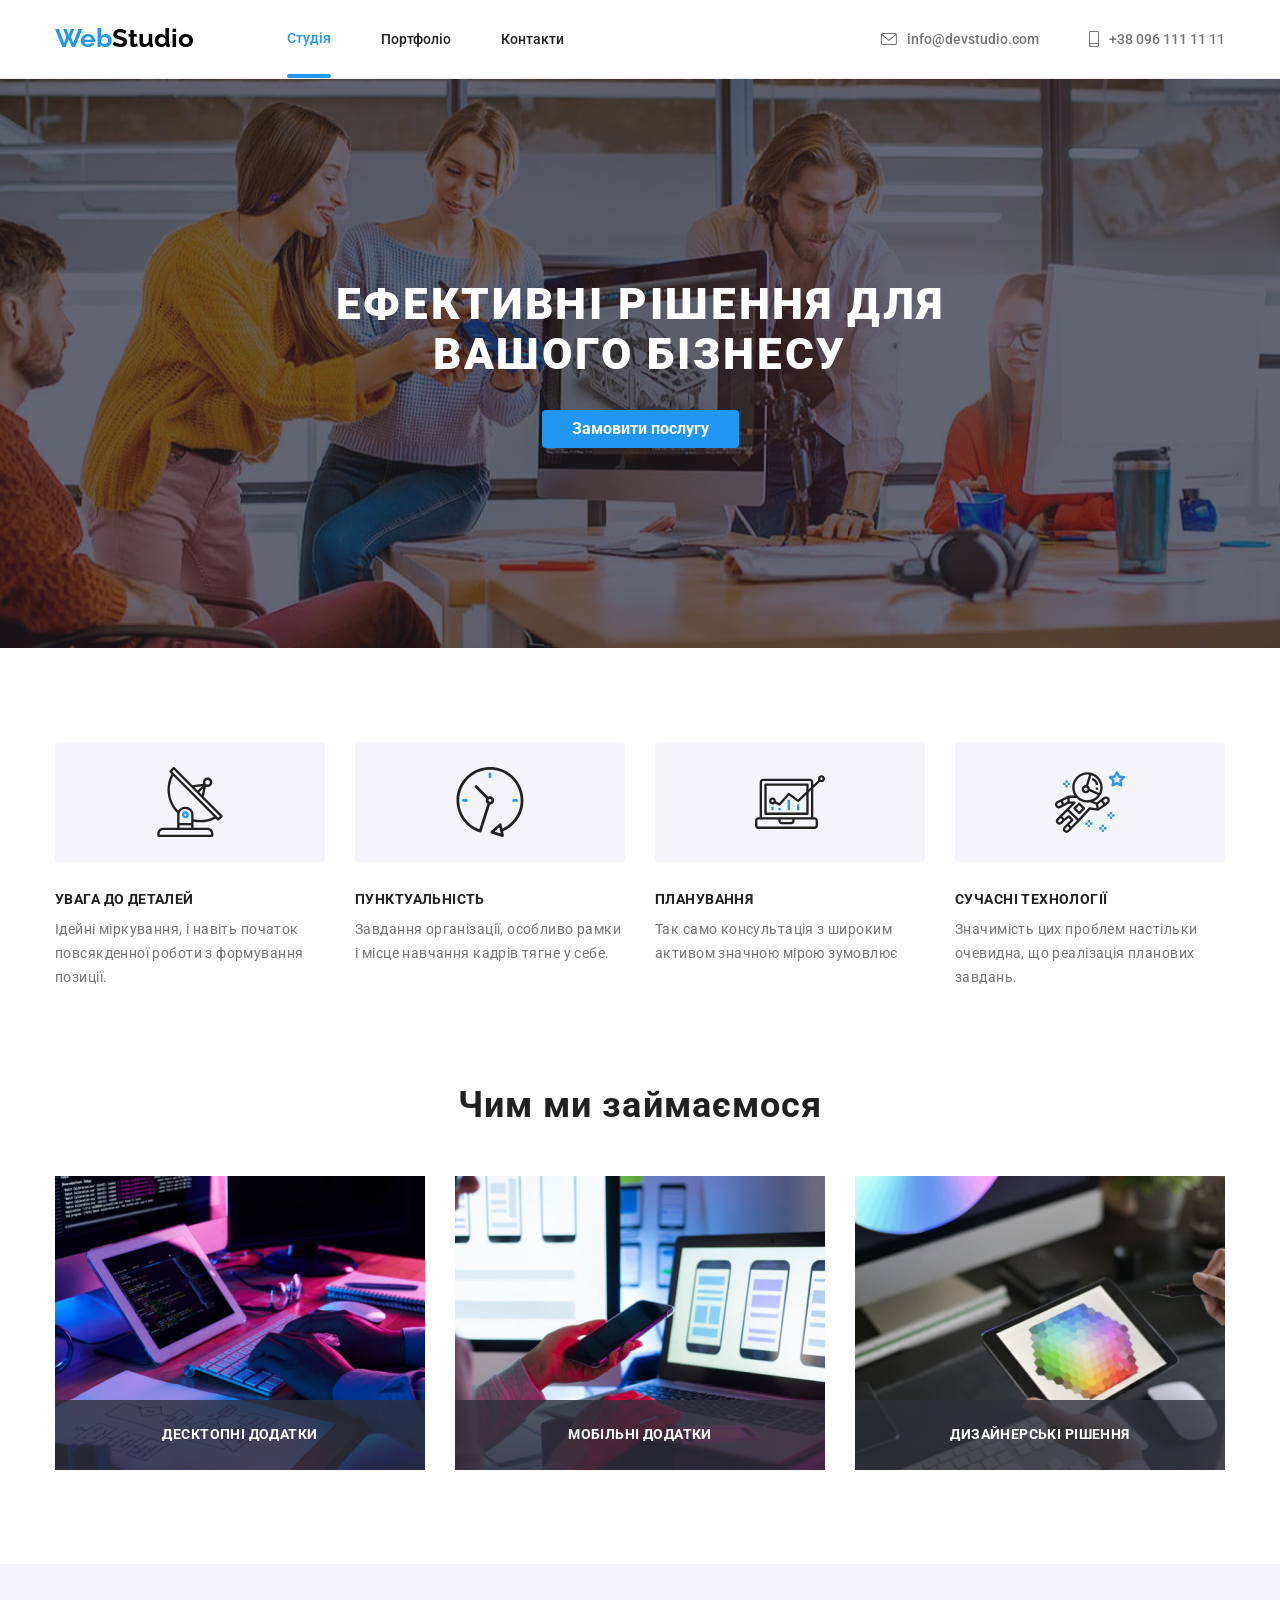
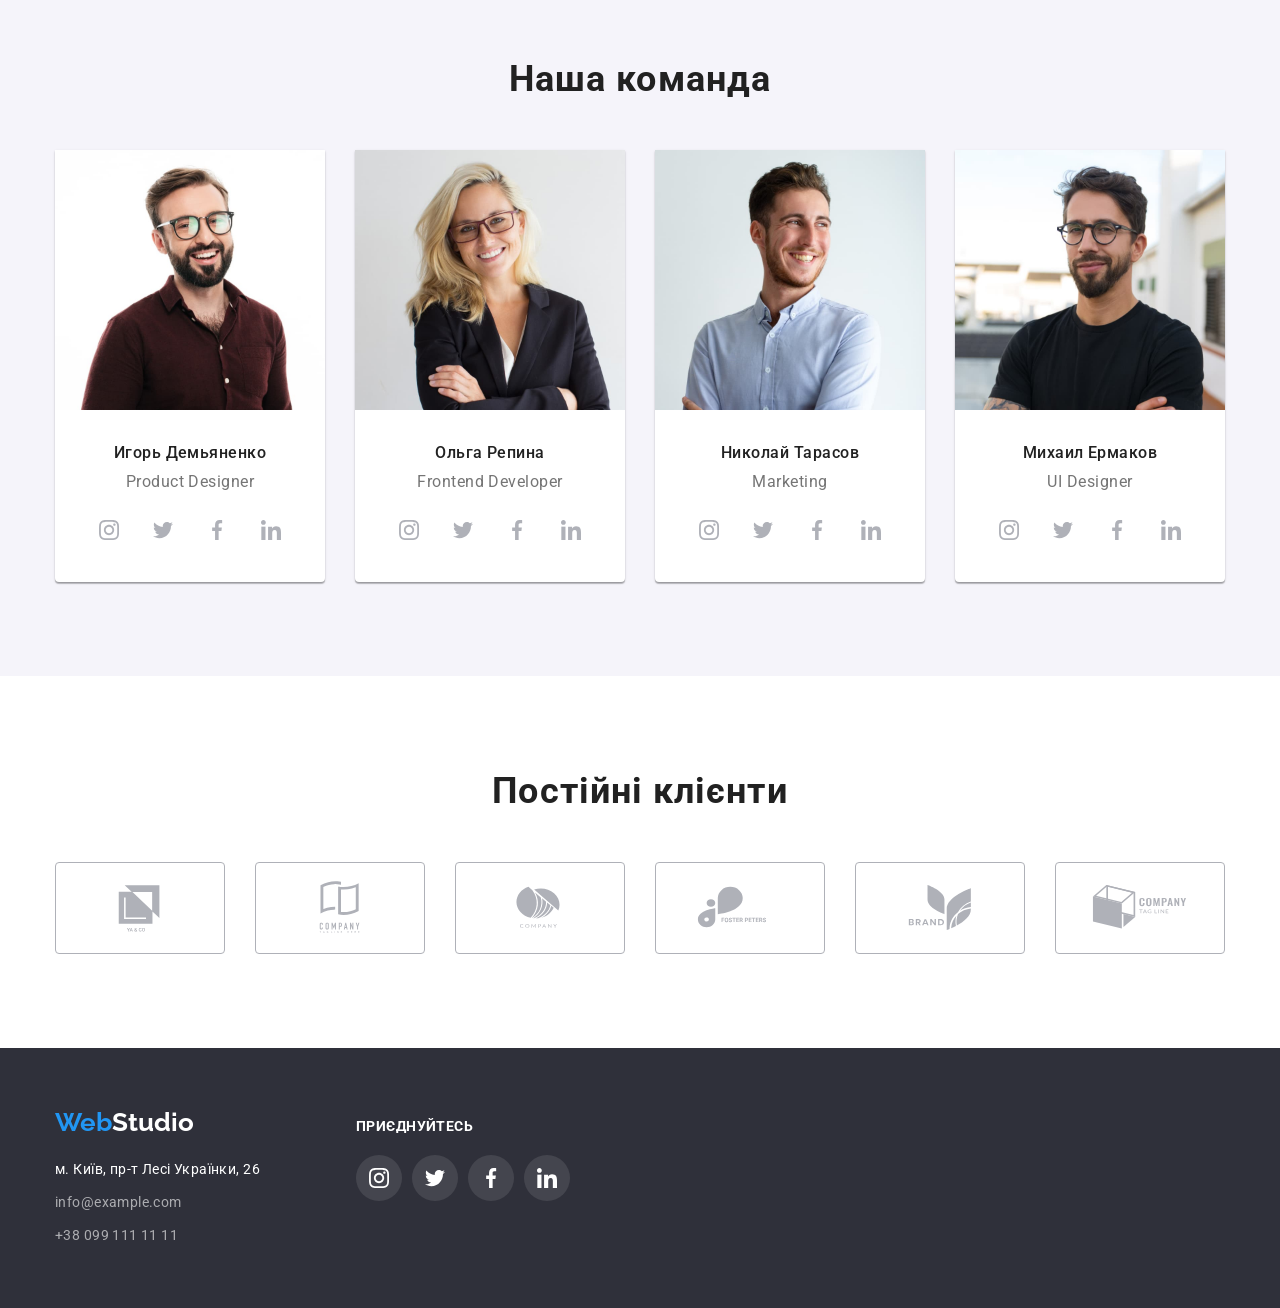
<file: index.html>
<!DOCTYPE html>
<html lang="uk">
<head>
    <meta charset="UTF-8">
    <meta http-equiv="X-UA-Compatible" content="IE=edge">
    <meta name="viewport" content="width=device-width, initial-scale=1.0">
    <link rel="preconnect" href="https://fonts.googleapis.com">
    <link rel="preconnect" href="https://fonts.gstatic.com" crossorigin>
    <link href="https://fonts.googleapis.com/css2?family=Raleway:wght@700&family=Roboto:wght@400;500;700;900&display=swap"
        rel="stylesheet">
    <link rel="stylesheet" href="https://cdnjs.cloudflare.com/ajax/libs/modern-normalize/1.1.0/modern-normalize.min.css
">
    <link rel="stylesheet" href="./css/styles.css">
    <title>WebStudio</title>
</head>
<body>
    <header class="header content ">
           
           <div class="container header-container">
             <a href="./index.html" class="logo"> <span class="span">Web</span>Studio
             </a>
            
             <nav class="navigation">
                <ul class="header-list">
                    <li class="header-item"> <a href="./index.html" class="link current">Студія</a></li>
                    <li class="header-item"><a href="./portfolio.html" class="link">Портфоліо</a></li>
                    <li class="header-item"><a href="#" class="link">Контакти</a></li>
                </ul>
             </nav>
             <ul class="contacts">
                <li class="contacts-item "> 
                       
                    <a href="mailto:info@devstudio.com" class="link-contact">
                        
                        <svg class="icon" width="16" height="12">
                            <use href="./images/icons.svg#icon-envelope"></use>
                        </svg>
                        info@devstudio.com
                    </a>
                </li>
                <li class="contacts-item ">
                    
                    <a href="tel:+380961111111" class="link-contact">
                        <svg class="icon" width="10" height="16">
                            <use href="./images/icons.svg#icon-smartphone"></use>
                        </svg>
                        +38 096 111 11 11
                    </a>
                </li>
             </ul>
           </div>
             
           
           
      
    </header>
    <main class="content">
        <!--Hero-->
        <section class="hero">
            <h1 class="title-hero">Ефективні рішення для <br> вашого бізнесу</h1>
            <button type="button" class="button" data-modal-open>
                Замовити послугу
            </button>
          
        </section>

        <!--Особливості-->
        <section class="specialy">
            
            <div class="container">
                
                <ul class="list-specialy">
                    <li class="item-specialy">
                        
                            <div class="container-icon">
                                <svg class="icon-benefits" width="70" height="70">
                                    <use href="./images/icons.svg#icon-antenna"></use>
                                </svg>
                            </div>
                        
                        <h2 class="skill">УВАГА ДО ДЕТАЛЕЙ</h2>
                        <p class="content-specialy">Ідейні міркування, і навіть початок повсякденної роботи з формування позиції.
                
                        </p>
                    </li>
                    <li class="item-specialy">
                        
                            <div class="container-icon">
                                <svg class="icon-benefits" width="70" height="70">
                                    <use href="./images/icons.svg#icon-clock"></use>
                                </svg>
                            </div>
                       
                        <h2 class="skill">Пунктуальність</h2>
                        <p class="content-specialy">
                            Завдання організації, особливо рамки і місце навчання кадрів тягне у себе.
                        </p>
                    </li>
                    <li class="item-specialy">
                           <div class="container-icon">
                             <svg class="icon-benefits" width="70" height="70">
                                 <use href="./images/icons.svg#icon-diagram"></use>
                             </svg>
                           </div>
                            
                       
                        <h2 class="skill">ПЛАНУВАННЯ</h2>
                        <p class="content-specialy">
                            Так само консультація з широким активом значною мірою зумовлює
                        </p>
                    </li>
                    <li class="item-specialy">
                        
                            <div class="container-icon">
                                <svg class="icon-benefits" width="70" height="70">
                                    <use href="./images/icons.svg#icon-astronaut"></use>
                                </svg>
                            </div>
                       
                        <h2 class="skill">СУЧАСНІ ТЕХНОЛОГІЇ</h2>
                        <p class="content-specialy">
                            Значимість цих проблем настільки очевидна, що реалізація планових завдань.
                        </p>
                    </li>
                </ul>
            </div>
        </section>

        <!--Чим ми займаємося-->
        <section class="activity">
            
           <div class="container">
            <h2 class="title-activity">Чим ми займаємося</h2>
             <ul class="list-activity">
                <li class="item-activity">
                    <a href="#" class="link-activity">
                        <div class="overlay-wrapper">
                            <img src="./images/typesetting.jpg" alt="верстка сайта" width="370" class="image">
                            <p class="text-wrapper">Десктопні додатки</p>
                        </div>
                    </a>
                </li>
                <li class="item-activity iittem">
                    <a href="#" class="link-activity">
                        <div class="overlay-wrapper">
                            <img src="./images/optimization.jpg" alt="оптимизация" width="370" class="image">
                            <p class="text-wrapper">Мобільні додатки</p>
                        </div>
                    </a>
                </li>
                <li class="item-activity">
                    <a href="#" class="link-activity">
                        <div class="overlay-wrapper">
                            <img src="./images/model.jpg" alt="макет проекта" width="370" class="image">
                            <p class="text-wrapper">Дизайнерські рішення</p>
                        </div>
                    </a>
                </li>
             </ul>
           </div>
        </section>
        <!--Команда-->
        <section class="teams">
            
            <div class="container">
                <h2 class="our-teams">Наша команда</h2>
                <ul class="list-teams">
                    <li class="item-teams">
                        <img src="./images/photo1.jpg" alt="Игорь Демьяненко" width="270" class="photo">
                        <div class="person">
                            <h3 class="name">Игорь Демьяненко</h3>
                            <p class="occupation">Product Designer</p>
                            <ul class="list-social-page">
                                <li class="item-social-page">
                                    <a href="" class="link-social-page">
                                        <svg class="icon-social-page" width="20" height="20">
                                            <use href="./images/icons.svg#icon-instagram"></use>
                                        </svg>
                                    </a>
                                </li>
                                <li class="item-social-page">
                                    <a href="" class="link-social-page">
                                        <svg class="icon-social-page" width="20" height="20">
                                            <use href="./images/icons.svg#icon-twitter"></use>
                                        </svg>
                                    </a>
                                </li>
                                <li class="item-social-page">
                                    <a href="" class="link-social-page">
                                        <svg class="icon-social-page" width="20" height="20">
                                            <use href="./images/icons.svg#icon-facebook"></use>
                                        </svg>
                                    </a>
                                </li>
                                <li class="item-social-page">
                                    <a href="" class="link-social-page">
                                        <svg class="icon-social-page" width="20" height="20">
                                            <use href="./images/icons.svg#icon-linkedin"></use>
                                        </svg>
                                    </a>
                                </li>
                            </ul>
                        </div>
                    </li>
                    <li class="item-teams">
                        <img src="./images/photo2.jpg" alt="Ольга Репина " width="270" class="photo">
                        <div class="person">
                            <h3 class="name">Ольга Репина</h3>
                            <p class="occupation">Frontend Developer</p>
                            <ul class="list-social-page">
                                <li class="item-social-page">
                                    <a href="" class="link-social-page">
                                        <svg class="icon-social-page" width="20" height="20">
                                            <use href="./images/icons.svg#icon-instagram"></use>
                                        </svg>
                                    </a>
                                </li>
                                <li class="item-social-page">
                                    <a href="" class="link-social-page">
                                        <svg class="icon-social-page" width="20" height="20">
                                            <use href="./images/icons.svg#icon-twitter"></use>
                                        </svg>
                                    </a>
                                </li>
                                <li class="item-social-page">
                                    <a href="" class="link-social-page">
                                        <svg class="icon-social-page" width="20" height="20">
                                            <use href="./images/icons.svg#icon-facebook"></use>
                                        </svg>
                                    </a>
                                </li>
                                <li class="item-social-page">
                                    <a href="" class="link-social-page">
                                        <svg class="icon-social-page" width="20" height="20">
                                            <use href="./images/icons.svg#icon-linkedin"></use>
                                        </svg>
                                    </a>
                                </li>
                            </ul>
                        </div>
                    </li>
                    <li class="item-teams">
                        <img src="./images/photo3.jpg" alt="Николай Тарасов" width="270" class="photo">
                        <div class="person">
                            <h3 class="name">Николай Тарасов</h3>
                            <p class="occupation">Marketing</p>
                            <ul class="list-social-page">
                                <li class="item-social-page">
                                    <a href="" class="link-social-page">
                                        <svg class="icon-social-page" width="20" height="20">
                                            <use href="./images/icons.svg#icon-instagram"></use>
                                        </svg>
                                    </a>
                                </li>
                                <li class="item-social-page">
                                    <a href="" class="link-social-page">
                                        <svg class="icon-social-page" width="20" height="20">
                                            <use href="./images/icons.svg#icon-twitter"></use>
                                        </svg>
                                    </a>
                                </li>
                                <li class="item-social-page">
                                    <a href="" class="link-social-page">
                                        <svg class="icon-social-page" width="20" height="20">
                                            <use href="./images/icons.svg#icon-facebook"></use>
                                        </svg>
                                    </a>
                                </li>
                                <li class="item-social-page">
                                    <a href="" class="link-social-page">
                                        <svg class="icon-social-page" width="20" height="20">
                                            <use href="./images/icons.svg#icon-linkedin"></use>
                                        </svg>
                                    </a>
                                </li>
                            </ul>
                        </div>
                    </li>
                    <li class="item-teams">
                        <img src="./images/photo4.jpg" alt="Михаил Ермаков" width="270" class="photo">
                        <div class="person">
                            <h3 class="name">Михаил Ермаков</h3>
                            <p class="occupation">UI Designer</p>
                            <ul class="list-social-page">
                                <li class="item-social-page">
                                    <a href="" class="link-social-page">
                                        <svg class="icon-social-page" width="20" height="20">
                                            <use href="./images/icons.svg#icon-instagram"></use>
                                        </svg>
                                    </a>
                                </li>
                                <li class="item-social-page">
                                    <a href="" class="link-social-page">
                                        <svg class="icon-social-page" width="20" height="20">
                                            <use href="./images/icons.svg#icon-twitter"></use>
                                        </svg>
                                    </a>
                                </li>
                                <li class="item-social-page">
                                    <a href="" class="link-social-page">
                                        <svg class="icon-social-page" width="20" height="20">
                                            <use href="./images/icons.svg#icon-facebook"></use>
                                        </svg>
                                    </a>
                                </li>
                                <li class="item-social-page">
                                    <a href="" class="link-social-page">
                                        <svg class="icon-social-page" width="20" height="20">
                                            <use href="./images/icons.svg#icon-linkedin"></use>
                                        </svg>
                                    </a>
                                </li>
                            </ul>
                        </div>
                    </li>
                </ul>
            </div>
        </section>
        <section class="clients">
            <div class="container">
                <h2 class="clients-title">Постійні клієнти</h2>
                <ul class="clients-list">
                    <li class="clients-item">
                        <a href="" class="link-clients-logo">
                            <svg class="clients-logo" width="106" height="60">
                                <use href="./images/icons.svg#icon-yago"></use>
                            </svg>
                        </a>
                    </li>
                    <li class="clients-item">
                        <a href="" class="link-clients-logo">
                            <svg class="clients-logo" width="106" height="60">
                                <use href="./images/icons.svg#icon-company"></use>
                            </svg>
                        </a>
                    </li>
                    <li class="clients-item">
                        <a href="" class="link-clients-logo">
                            <svg class="clients-logo" width="106" height="60">
                                <use href="./images/icons.svg#icon-group"></use>
                            </svg>
                        </a>
                    </li>
                    <li class="clients-item">
                        <a href="" class="link-clients-logo">
                            <svg class="clients-logo" width="106" height="60">
                                <use href="./images/icons.svg#icon-foster-peters"></use>
                            </svg>
                        </a>
                    </li>
                    <li class="clients-item">
                       <a href="" class="link-clients-logo">
                          <svg class="clients-logo" width="106" height="60">
                             <use href="./images/icons.svg#icon-brand"></use>
                          </svg>
                       </a>
                    </li>
                    <li class="clients-item">
                        <a href="" class="link-clients-logo">
                            <svg class="clients-logo" width="106" height="60">
                                <use href="./images/icons.svg#icon-tagline"></use>
                            </svg>
                        </a>
                    </li>
                </ul>
            </div>
        </section>
    </main>
    <footer class="content footer">
        
           <div class="container container-footer">
             <div class="container-address">
                <a href="#" class="logodown"><span class="spandown">Web</span>Studio</a>
                <address class="address">
                    <ul class="list-address">
                        <li class="item-address"><a href="https://goo.gl/maps/XZynYj2sDtxEhhcv8" target="_blank" class="kyiv">м. Київ,
                                пр-т Лесі Українки, 26</a> </li>
                        <li class="item-address"> <a href="mailto:info@example.com" class="mailto">info@example.com</a></li>
                        <li class="item-address"> <a href="tel:+380991111111" class="telephone">+38 099 111 11 11</a></li>
                    </ul>
                </address>
             </div>
             <div class="container-social-page">
                <p class="invite">Приєднуйтесь</p>
                <ul class="social-page-footer">
                    <li class="item-social-footer">
                        <a href="" class="link-footer-logo-social">
                            <svg class="footer-logo-social " width="20" height="20">
                                <use href="./images/icons.svg#icon-instagram"></use>
                            </svg>
                        </a>
                    </li>
                    <li class="item-social-footer">
                        <a href="" class="link-footer-logo-social">
                            <svg class="footer-logo-social" width="20" height="20">
                                <use href="./images/icons.svg#icon-twitter"></use>
                            </svg>
                        </a>
                    </li>
                    <li class="item-social-footer">
                        <a href="" class="link-footer-logo-social">
                            <svg class="footer-logo-social" width="20" height="20">
                                <use href="./images/icons.svg#icon-facebook"></use>
                            </svg>
                        </a>
                    </li>
                    <li class="item-social-footer">
                        <a href="" class="link-footer-logo-social">
                            <svg class="footer-logo-social" width="20" height="20">
                                <use href="./images/icons.svg#icon-linkedin"></use>
                            </svg>
                        </a>
                    </li>
                </ul>
             </div>
           </div>
       
        

    </footer>
    <div class="backdrop is-hidden" data-modal >
        <div class="modal">
            <button type="button" class="btn-modal" data-modal-close>
               <svg class="icon-btn-modal" width="18" height="18">
                <use href="./images/icons.svg#icon-close-modal" ></use>
               </svg>
            </button>
        </div>
    </div>
   <script src="./js/modal.js"></script> 
</body>
</html>
</file>
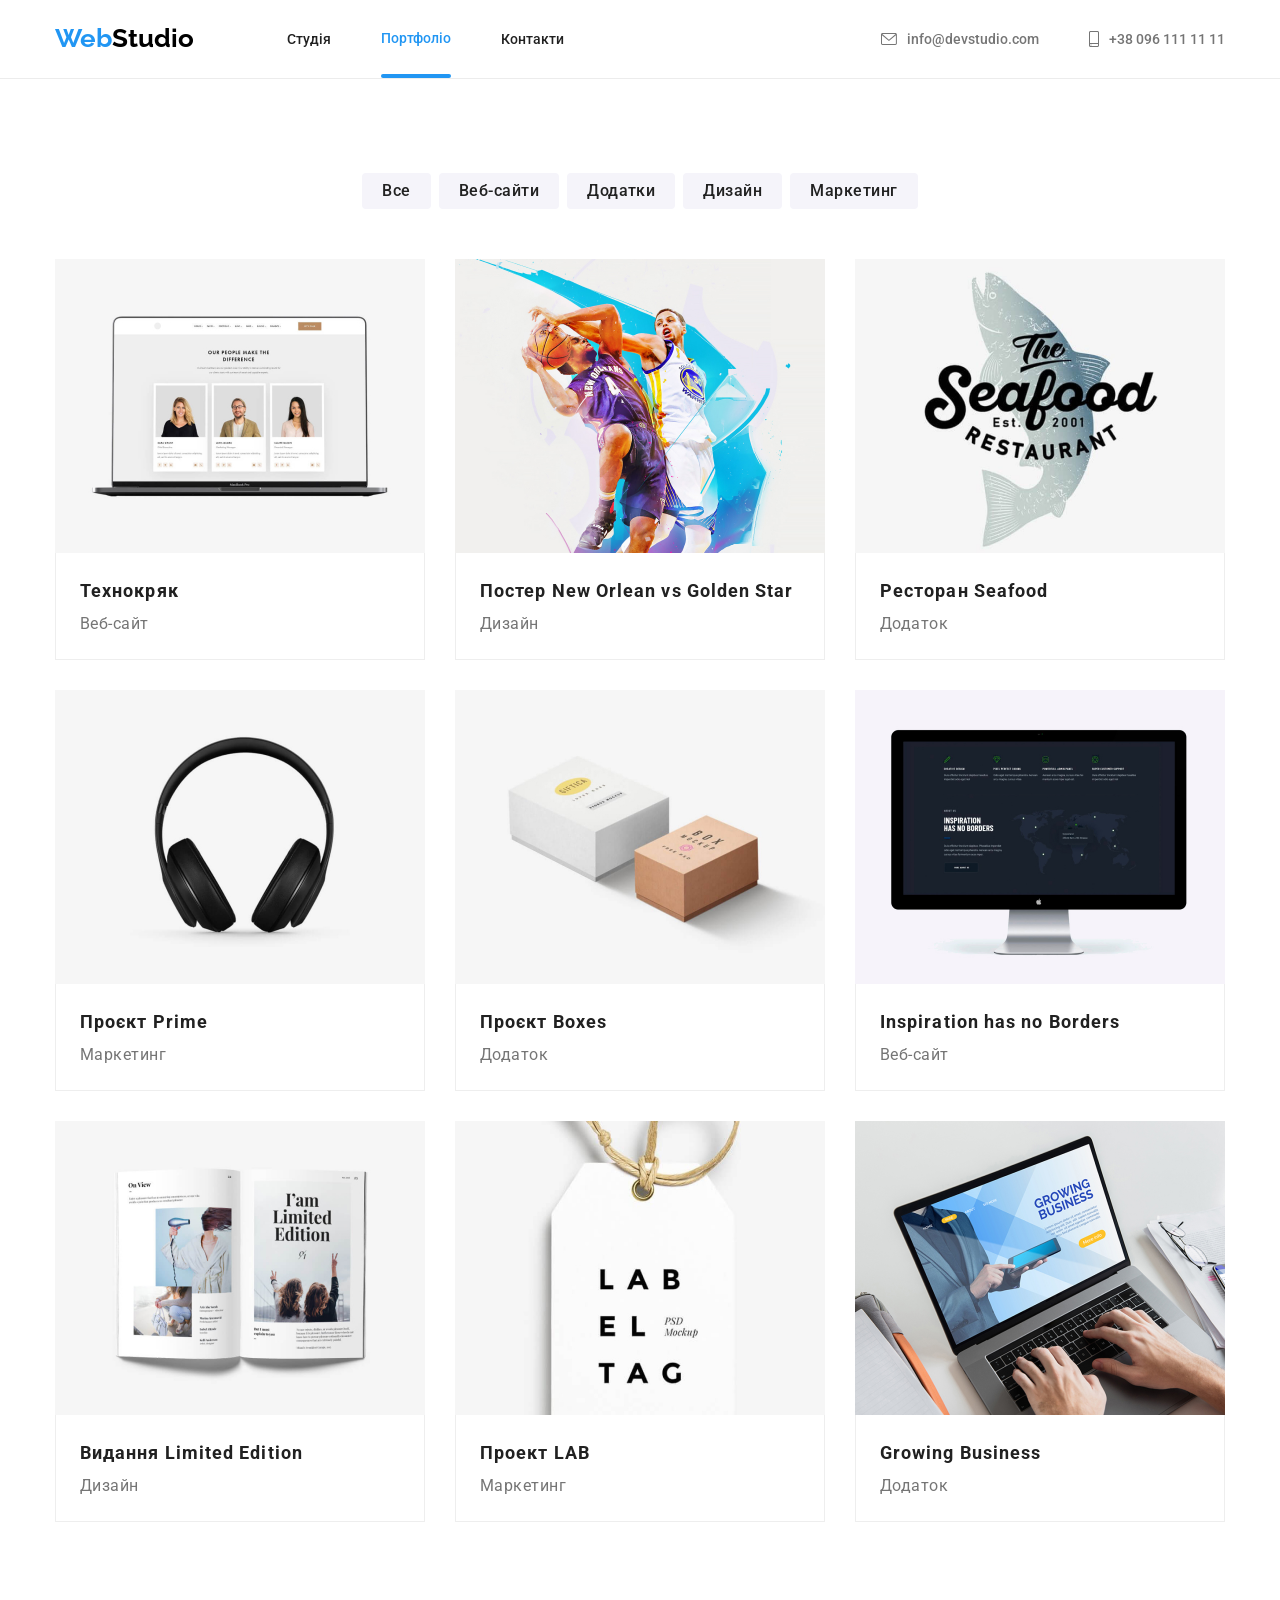
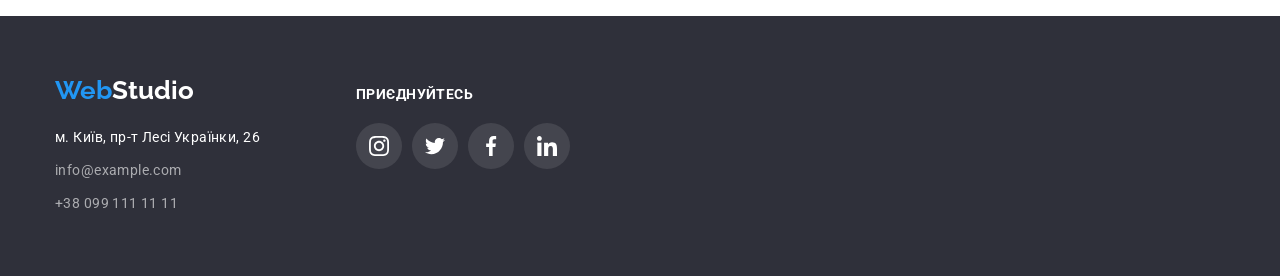
<file: portfolio.html>
<!DOCTYPE html>
<html lang="uk">
  <head>
    <meta charset="UTF-8" />
    <meta http-equiv="X-UA-Compatible" content="IE=edge" />
    <meta name="viewport" content="width=device-width, initial-scale=1.0" />
    <link rel="preconnect" href="https://fonts.googleapis.com" />
    <link rel="preconnect" href="https://fonts.gstatic.com" crossorigin />
    <link
      href="https://fonts.googleapis.com/css2?family=Raleway:wght@700&family=Roboto:wght@400;500;700&display=swap"
      rel="stylesheet"
    />
    <link rel="stylesheet" href="https://cdnjs.cloudflare.com/ajax/libs/modern-normalize/1.1.0/modern-normalize.min.css" />
    <link rel="stylesheet" href="./css/styles.css" />
    <title>Portfolio</title>
  </head>
  <body>
    <header class="header content ">
   
      <div class="container header-container">
            <a href="./index.html" class="logo"> <span class="span">Web</span>Studio
            </a>
   
           <nav class="navigation">
              <ul class="header-list">
                 <li class="header-item"> 
                    <a href="./index.html" class="link ">Студія

                    </a>
                 </li>
                 <li class="header-item">
                   <a href="./portfolio.html" class="link current">Портфоліо

                   </a>
                  </li>
                 <li class="header-item">
                    <a href="#" class="link">Контакти

                     </a>
                 </li>
             </ul>
            </nav>
           <ul class="contacts">
               <li class="contacts-item ">
   
                 <a href="mailto:info@devstudio.com" class="link-contact">
                   <svg class="icon" width="16" height="12">
                     <use href="./images/icons.svg#icon-envelope"></use>
                   </svg>
                   info@devstudio.com
                 </a>
               </li>
               <li class="contacts-item ">
   
                <a href="tel:+380961111111" class="link-contact">
                    <svg class="icon" width="10" height="16">
                       <use href="./images/icons.svg#icon-smartphone"></use>
                     </svg>
                  +38 096 111 11 11
                </a>
               </li>
            </ul>
        </div>
   
   
   
   
      </header>
     <section class="projects">
        <h1 class="title-none" hidden>Портфолио</h1>

       <div class="container">
           <ul class="list-kind">
              <li class="item-kind">
               <button type="button" class="internal">Все</button>
              </li>
             <li class="item-kind">
               <button type="button" class="internal">Веб-сайти</button>
             </li>
             <li class="item-kind">
               <button type="button" class="internal">Додатки</button>
             </li>
             <li class="item-kind">
               <button type="button" class="internal">Дизайн</button>
             </li>
             <li class="item-kind">
               <button type="button" class="internal">Маркетинг</button>
             </li>
         </ul>
         
         <ul class="list-projects">
            <li class="item-projects">
               <a href="" class="link-projects">
                     <div class="list-img-wrapper">
                        <img src="./images/technocrack.jpg" alt="technocrack" width="370" class="image" />
                        <p class="overlay">Ресурс пропонує комплексні пропозиції з різним рівнем функціоналу та сервісів. Все це дозволить відвідувачу отримати вичерпні відомості про компанію чи приватну особу.</p>
                     </div>
                     <div class="kind-business">
                        <h2 class="title-project description">Технокряк</h2>
                        <p class="kind description">Веб-сайт</p>
                     </div>
               </a>
            </li>
            <li class="item-projects">
               <a href="" class="link-projects">
                     <div class="list-img-wrapper">
                        <img src="./images/poster.jpg" alt="poster" width="370" class="image" />
                        <p class="overlay">Ресурс пропонує комплексні пропозиції з різним рівнем функціоналу та сервісів. Все це дозволить відвідувачу отримати вичерпні відомості про компанію чи приватну особу.</p>
                     </div>
                     <div class="kind-business">
                        <h2 class="title-project description">
                           Постер New Orlean vs Golden Star
                        </h2>
                        <p class="kind description">Дизайн</p>
                     </div>
               </a>
            </li>
            <li class="item-projects">
               <a href="" class="link-projects">
                     <div class="list-img-wrapper">
                           <img src="./images/seafood.jpg" alt="seafood" width="370" class="image" />
                           <p class="overlay">Ресурс пропонує комплексні пропозиції з різним рівнем функціоналу та сервісів. Все це дозволить відвідувачу отримати вичерпні відомості про компанію чи приватну особу.</p>
                     </div>
                     <div class="kind-business">
                        <h2 class="title-project description">Ресторан Seafood</h2>
                        <p class="kind description">Додаток</p>
                     </div>
               </a>
            </li>
         
            <li class="item-projects">
               <a href="" class="link-projects">
                     <div class="list-img-wrapper">
                        <img src="./images/prime.jpg" alt="prime" width="370" class="image" />
                        <p class="overlay">Ресурс пропонує комплексні пропозиції з різним рівнем функціоналу та сервісів. Все це дозволить відвідувачу отримати вичерпні відомості про компанію чи приватну особу.</p>
                     </div>
                     <div class="kind-business">
                        <h2 class="title-project description">Проєкт Prime</h2>
                        <p class="kind description">Маркетинг</p>
                     </div>
               </a>
            </li>
            <li class="item-projects">
               <a href="" class="link-projects">
                 <div class="list-img-wrapper">
                     <img src="./images/boxes.jpg" alt="boxes" width="370" class="image" />
                     <p class="overlay">Ресурс пропонує комплексні пропозиції з різним рівнем функціоналу та сервісів. Все це дозволить відвідувачу отримати вичерпні відомості про компанію чи приватну особу.</p>
                 </div>
                  <div class="kind-business">
                     <h2 class="title-project description">Проєкт Boxes</h2>
                     <p class="kind description">Додаток</p>
                  </div>
               </a>
            </li>
            <li class="item-projects">
               <a href="" class="link-projects">
                     <div class="list-img-wrapper">
                           <img src="./images/borders.jpg" alt="borders" width="370" class="image" />
                           <p class="overlay">Ресурс пропонує комплексні пропозиції з різним рівнем функціоналу та сервісів. Все це дозволить відвідувачу отримати вичерпні відомості про компанію чи приватну особу.</p>
                     </div>
                     <div class="kind-business">
                        <h2 class="title-project description">Inspiration has no Borders</h2>
                        <p class="kind description">Веб-сайт</p>
                     </div>
               </a>
            </li>
         
            <li class="item-projects">
               <a href="" class="link-projects">
                     <div class="list-img-wrapper">
                        <img src="./images/publishing.jpg" alt="publishing" width="370" class="image" />
                        <p class="overlay">Ресурс пропонує комплексні пропозиції з різним рівнем функціоналу та сервісів. Все це дозволить відвідувачу отримати вичерпні відомості про компанію чи приватну особу.</p>
                     </div>
                     <div class="kind-business">
                        <h2 class="title-project description">Видання Limited Edition</h2>
                        <p class="kind description">Дизайн</p>
                     </div>
               </a>
            </li>
            <li class="item-projects">
               <a href="" class="link-projects">
                     <div class="list-img-wrapper">
                        <img src="./images/lab.jpg" alt="lab" width="370" class="image" />
                        <p class="overlay">Ресурс пропонує комплексні пропозиції з різним рівнем функціоналу та сервісів. Все це дозволить відвідувачу отримати вичерпні відомості про компанію чи приватну особу.</p>
                     </div>
                     <div class="kind-business">
                        <h2 class="title-project description">Проект LAB</h2>
                        <p class="kind description">Маркетинг</p>
                     </div>
               </a>
            </li>
            <li class="item-projects">
               <a href="" class="link-projects">
                     <div class="list-img-wrapper">
                           <img src="./images/growing.jpg" alt="growing" width="370" class="image" />
                           <p class="overlay">Ресурс пропонує комплексні пропозиції з різним рівнем функціоналу та сервісів. Все це дозволить відвідувачу отримати вичерпні відомості про компанію чи приватну особу.</p>
                     </div>
                     <div class="kind-business">
                        <h2 class="title-project description">Growing Business</h2>
                        <p class="kind description">Додаток</p>
                     </div>
               </a>
            </li>
         </ul>
      </div>
    </section>
         <footer class="content footer">
         
            <div class="container container-footer">
               <div class="container-address">
                  <a href="#" class="logodown"><span class="spandown">Web</span>Studio</a>
                  <address class="address">
                     <ul class="list-address">
                        <li class="item-address"><a href="https://goo.gl/maps/XZynYj2sDtxEhhcv8" target="_blank" class="kyiv">м.
                              Київ,
                              пр-т Лесі Українки, 26</a> </li>
                        <li class="item-address"> <a href="mailto:info@example.com" class="mailto">info@example.com</a></li>
                        <li class="item-address"> <a href="tel:+380991111111" class="telephone">+38 099 111 11 11</a></li>
                     </ul>
                  </address>
               </div>
               <div class="container-social-page">
                  <p class="invite">Приєднуйтесь</p>
                  <ul class="social-page-footer">
                     <li class="item-social-footer">
                        <a href="" class="link-footer-logo-social">
                           <svg class="footer-logo-social " width="20" height="20">
                              <use href="./images/icons.svg#icon-instagram"></use>
                           </svg>
                        </a>
                     </li>
                     <li class="item-social-footer">
                        <a href="" class="link-footer-logo-social">
                           <svg class="footer-logo-social" width="20" height="20">
                              <use href="./images/icons.svg#icon-twitter"></use>
                           </svg>
                        </a>
                     </li>
                     <li class="item-social-footer">
                        <a href="" class="link-footer-logo-social">
                           <svg class="footer-logo-social" width="20" height="20">
                              <use href="./images/icons.svg#icon-facebook"></use>
                           </svg>
                        </a>
                     </li>
                     <li class="item-social-footer">
                        <a href="" class="link-footer-logo-social">
                           <svg class="footer-logo-social" width="20" height="20">
                              <use href="./images/icons.svg#icon-linkedin"></use>
                           </svg>
                        </a>
                     </li>
                  </ul>
               </div>
            </div>
         
         
         
         </footer>
  </body>
</html>
</file>
<file: css/styles.css>
:root{
    --primary-color: #212121;
    --secondery-color: #757575 ;
    --accent-color: #2196F3 ;
    --header-color: #2F303A;
    --text-color:#fff;
    --border-color:#F5F4FA;
    --second-border-color:#EEEEEE;
    --primary-font: 'Roboto',sans-serif; 
    --secondary-fonts: 'Raleway',sans-serif; 
    --normal-font: 400;
    --medium-font: 500;
    --bold-font: 700;
    --bolder-font: 900;
}


li{
    list-style: none;
}
button{
    cursor: pointer;
}
.body {
    font-family: var(--primary-font);
    color:var(--primary-color);
    font-size: 14px;
    letter-spacing: 0.03em;
    
    
}
.image{
    display: block;
}

.container{
    width: 1200px;
    margin: 0 auto;
    padding-left: 15px;
    padding-right: 15px;
    
}


.header{
    border-bottom: 1px solid #ECECEC;
    padding-top: 24px;
    padding-bottom: 24px;
}
.header-container{
    display: flex;
    align-items: center;
}

.logo{
    
    font-family:var(--secondary-fonts);
    font-size: 26px;
    font-weight: var(--bold-font);
    color:black;
    margin-right: 93px;
    text-decoration: none;
    
}
.span{
    color: var(--accent-color);
}

 .nav{
    display: flex;
} 
.header-list{
   display: flex;
   list-style: none;
   padding-left: 0;
   margin: 0 auto;
   
}

.header-item:not(:last-child){
    margin-right: 50px;
    
}


.contacts{
    display: flex;
    list-style: none;
    padding-left: 0;
    margin: 0;
    margin-left: auto;
    
    
    
}


.contacts-item:not(:last-child){
    margin-right: 50px;
}


.link{
    position: relative;
    text-decoration: none;
    font-family: var(--primary-font);
    font-size: 14px;
    font-weight: var(--medium-font);
    color: var(--primary-color);
    transition: color 250ms cubic-bezier(0.4, 0, 0.2, 1);
}
   .link:hover,
   .link:focus{
    color: var(--accent-color);
}   

.link-contact{
    display: flex;
    align-items: center;
    font-family: var(--primary-font);
    font-size: 14px;
    font-weight: var(--medium-font);
    color: var(--secondery-color);
    text-decoration: none;
    transition: color 250ms cubic-bezier(0.4, 0, 0.2, 1), fill 250ms cubic-bezier(0.4, 0, 0.2, 1);
}

.icon {
    
    fill: currentColor;
    margin-right: 10px;
}
.link-contact:hover,
.link-contact:focus{
    fill: var(--accent-color);
    color: var(--accent-color);
    
}  


/* Hero */
.hero{
    background-color: #C4C4C4;
    padding: 200px 0 ;
    text-align: center; 
    background-image:linear-gradient(to right, rgba(47, 48, 58, 0.4), rgba(47, 48, 58, 0.4)), url(../images/hero.jpg); 
    background-repeat: no-repeat;
    background-position: center;
    
    
}
.title-hero{
   
    font-family: var(--primary-font);
    font-size: 44px;
    font-weight: var(--bolder-font);
    color: var(--text-color);
    margin: 0 auto;
    text-align: center;
    text-transform: uppercase;
    letter-spacing: 0.06em;
    margin-bottom: 30px;
    
    
}
.button{
    
    background-color: var(--accent-color);
    border: none;
    border-radius: 4px;
    color: var(--text-color);
    font-family: var(--primary-font);
    font-size: 16px;
    font-weight: var(--bold-font);
    padding: 10px 30px 10px 30px;
}

/* Особливості */
.specialy{
 padding-top: 94px;
 padding-bottom: 94px; 
}
.title-specialy{
    opacity: 0;
}
.list-specialy{
    display: flex;
    list-style: none;
    padding-left: 0;
    margin: 0;
}

.item-specialy{
   text-align: left;
    width: 270px;
}
.item-specialy:not(:last-child){
    margin-right: 30px;
}

.skill{
   
    font-family: var(--primary-font);
    font-size: 14px;
    line-height: 1.14;
    letter-spacing: 0.03em;
    font-weight: var(--bold-font);
    color: var(--primary-color);
    text-transform: uppercase;
    margin-bottom: 10px;
   
}
.content-specialy{
    font-family: var(--primary-font);
    font-size: 14px;
    line-height: 1.7;
    font-weight: var(--normal-font);
    color:var(--secondery-color);
    letter-spacing: 0.03em;
    margin-top: 0;
    margin-bottom: 0;
}


.container-icon{
    background-color: #F5F4FA;
    border-radius: 4px;
    display: flex;
    height: 120px;
    align-items: center;
    justify-content: center;
    margin-bottom: 30px;
}

   
   




/* Чим ми займаємося */
.activity{
    padding-bottom: 94px;
}

.title-activity{
    font-family: var(--primary-font);
    font-size: 36px;
    line-height: 1.17;
    text-align: center;
    letter-spacing: 0.03em;
    font-weight: var(--bold-font);
    color: var(--primary-color);
    margin-top: 0;
    margin-bottom: 50px;
    justify-content: center;
    
}
.list-activity{
   display: flex;
   padding-left: 0;
   margin-top: 0;
   margin-bottom: 0;
   justify-content: center;
   text-decoration: none;

}
.item-activity{
    list-style: none;
    text-decoration: none;
}
.item-activity:not(:last-child){
    margin-right: 30px;
}
.link-activity{
    text-decoration: none;
}
.overlay-wrapper{
    position: relative;
    
}
.text-wrapper{
    position: absolute;
    bottom: 0%;
    right: 0%;
    width: 100%;
    padding-top: 27px;
    padding-bottom: 27px;
    margin: 0;
    background: rgba(47, 48, 58, 0.8);
    font-family: var(--primary-font);
    font-weight: var(--bold-font);
    font-size: 14px;
    line-height: 1.14;
    text-align: center;
    letter-spacing: 0.03em;
    text-transform: uppercase;
    color: #FFFFFF;
    
    
}

/* Команда */
.teams{
    background-color: var(--border-color);
    margin: auto;
    padding-top: 94px;
    padding-bottom: 94px;
}

.our-teams{
    font-family: var(--primary-font);
    font-size: 36px;
    line-height: 1.17;
    text-align: center;
    letter-spacing: 0.03em;
    font-weight: var(--bold-font);
    color: var(--primary-color);
    margin-top: 0;
    margin-bottom: 50px;
    
    
}

.list-teams{
    display: flex;
    list-style: none;
    margin-top: 0;
    margin-bottom: 0;
    padding-left: 0;
    justify-content:center;
}




.item-teams{
    
    background: var(--text-color);
    box-shadow: 0px 1px 3px rgba(0, 0, 0, 0.12), 0px 1px 1px rgba(0, 0, 0, 0.14), 0px 2px 1px rgba(0, 0, 0, 0.2);
    border-radius: 0px 0px 4px 4px;
    text-align: center;
    
} 
.item-teams:not(:last-child){
    margin-right: 30px;
}

.person{
    padding-top: 30px;
    padding-bottom: 30px;
}
.name{
    font-family:var(--primary-font);
    font-size: 16px;
    line-height: 1.18;
    letter-spacing: 0.03em;
    font-weight: 500;
    color: var(--primary-color);
    margin: 0 auto;
    margin-bottom: 10px;
   
}
.occupation{
    font-family: var(--primary-font);
    font-size: 16px;
    line-height: 1.18;
    font-weight: 400;
    letter-spacing: 0.03em;
    font-weight: var(--normal-font);
    color: var(--secondery-color);
    margin: 0 auto;
}

.list-social-page{
    display: flex;
    margin-top: 16px;
    padding-left: 0;
    justify-content: center;
    
}

.item-social-page:not(:last-child){
    margin-right: 10px;
}

.link-social-page {
    display: flex;
    align-items: center;
    justify-content: center;
    width: 44px;
    height: 44px;
    color: #AFB1B8;
    background-color: #FFFFFF;
    border: 1px solid #fff;
    border-radius: 50% 50%;
    transition: background-color 250ms cubic-bezier(0.4, 0, 0.2, 1), color 250ms cubic-bezier(0.4, 0, 0.2, 1);
}

.icon-social-page{
    
    fill: currentColor;
    
}
.link-social-page:hover,
.link-social-page:focus{
    background-color: var(--accent-color);
    color: #ffffff;
    
}




/* Наші клієнти */
.clients{
    padding-top: 94px;
    padding-bottom: 94px;
}
.clients-title{
    font-family: var(--primary-font);
    font-weight: var(--bold-font);
    font-size: 36px;
    line-height: 1.17;
    text-align: center;
    letter-spacing: 0.03em;
    margin-top: 0;
    margin-bottom: 0;
    color: var(--primary-color);
    justify-content: center;
}
.clients-list{
    display: flex;
    padding-left: 0;
    margin-top: 50px;
    margin-bottom: 0;
}
.clients-item:not(:last-child){
    margin-right: 30px;
}
.link-clients-logo{
    display: flex;
    align-items: center;
    justify-content: center;
    width: 170px;
    height: 92px;
    color: #AFB1B8;
    border: 1px solid #AFB1B8;
    border-radius: 4px;
    transition: border 250ms cubic-bezier(0.4, 0, 0.2, 1), color 250ms cubic-bezier(0.4, 0, 0.2, 1);
}

.clients-logo{
    fill: currentColor;
}

.link-clients-logo:hover,
.link-clients-logo:focus{
  border: 1px solid var(--accent-color);
  color: var(--accent-color);
  
}

/* Footer */
.footer{
    background-color: var(--header-color);
    margin: auto;
    padding-top: 60px;
    padding-bottom: 60px;
    
}
.container-footer{
    display: flex;
    justify-content: flex-start;
    align-items: baseline;
    
}

.invite{
    font-family: var(--primary-font);
    font-weight: var(--bold-font);
    font-size: 14px;
    line-height: 1.14;
    letter-spacing: 0.03em;
    text-transform: uppercase;
    color: #FFFFFF;
    margin-top: 0;
    margin-bottom: 0;
}
.social-page-footer{
    display: flex;
    padding-left: 0;
    margin-top: 20px;
    margin-bottom: 0;
}
.container-address{
    margin-right: 70px;
    min-width: 231px;
}

.logodown{
    display: inline-block;
    text-decoration: none;
    font-family: var(--secondary-fonts);
    font-size: 26px;
    font-weight: var(--bold-font);
    color: var(--text-color);
    
    
    
}
.spandown{
    color: var(--accent-color);
}
.address{
   margin-top: 20px;
   
   
}
.list-address{
    list-style: none;
    padding-left: 0;
    margin: 0;
    
}
.item-address{
    font-family: var(--primary-font);
    font-size: 14px;
    line-height: 1.71;
    letter-spacing: 0.03em;
    font-weight: var(--normal-font);
    font-style: normal;
}
.item-address:not(:last-child){
    margin-bottom: 9px;
}

.kyiv{
    text-decoration: none;
    color: var(--text-color);
    
   
}
.mailto{
   text-decoration: none;
   
   color:rgba(255, 255, 255, 0.6);
  
}
.telephone{
    text-decoration: none;
    
    color: rgba(255, 255, 255, 0.6);
    
}
.link-footer-logo-social{
    display: flex;
    align-items: center;
    justify-content: center;
    width: 46px;
    height: 46px;
    background-color: rgba(255, 255, 255, 0.1);
    border: 1px solid transparent;
    border-radius: 50% 50%;
    transition: background-color 250ms cubic-bezier(0.4, 0, 0.2, 1);
}
.item-social-footer:not(:last-child) {
    margin-right: 10px;
    
}
.link-footer-logo-social:hover, 
.link-footer-logo-social:focus{
    background-color: var(--accent-color);
}
.footer-logo-social{
    fill:#ffffff;
}

.backdrop {
    position: fixed;
    top: 0;
    left: 0;
    width: 100%;
    height: 100%;
    background: rgba(0, 0, 0, 0.2);
    z-index: 100;
    transition: opacity 1000ms linear; 
}
.backdrop.is-hidden{
    visibility: hidden;
    opacity: 0;
    pointer-events: none;
    
}

.modal{
    position: absolute;
    top: 50%;
    left: 50%;
    transform: translate(-50%, -50%);
    width: 528px;
    height: 581px;
    background-color: #FFFFFF;
}

.btn-modal{
    position: absolute;
    top: 8px;
    right: 8px;
    display: flex;
    justify-content: center;
    align-items: center;
    width: 30px;
    height: 30px;
    background-color: transparent;
    border: 1px solid rgba(0, 0, 0, 0.1);
    border-radius: 50%;
    padding: 0;
    transition: border-color 250ms cubic-bezier(0.4, 0, 0.2, 1);
    
}
.icon-btn-modal{
    transition: fill 250ms cubic-bezier(0.4, 0, 0.2, 1);
}
.btn-modal:hover,
.btn-modal:focus{
    border: 1px solid var(--accent-color);
    
}
.btn-modal:hover .icon-btn-modal,
.btn-modal:focus .icon-btn-modal{
    fill: var(--accent-color);
}
/*Portfolio*/

.projects{
  padding-top: 94px;
  padding-bottom: 94px; 
    
}
.title-none{
    opacity: 0;
}
.list-kind{
    display: flex;
    list-style: none;
    justify-content: center;
    
    padding-left: 0;
    margin: 0;
    margin-bottom: 50px;
}

.item-kind:not(:last-child){
    margin-right: 8px;
}

.internal{
    font-family: var(--primary-font);
    font-size: 16px;
    font-weight: var(--medium-font);
    line-height: 1.62;
    text-align: center;
    letter-spacing: 0.03em;
    color: var(--primary-color);
    background: var(--border-color);
    border: none;
    border-radius: 4px;
    padding: 5px 20px 5px 20px;
    transition: background-color 250ms cubic-bezier(0.4, 0, 0.2, 1), color 250ms cubic-bezier(0.4, 0, 0.2, 1),box-shadow 250ms cubic-bezier(0.4, 0, 0.2, 1);
    
}
.internal:hover{
   background-color: var(--accent-color);
   color: var(--text-color);
   box-shadow: 0px 3px 1px rgba(0, 0, 0, 0.1), 0px 1px 2px rgba(0, 0, 0, 0.08), 0px 2px 2px rgba(0, 0, 0, 0.12);
}
.internal:focus{
    background-color: var(--accent-color);
    color: #FFFFFF;
}

.list-projects{
   display: flex;
   flex-wrap: wrap;
   gap: 30px;
   list-style: none;
   justify-content: center;
   margin: 0;
   padding-left: 0;
}

.item-projects{
  flex-basis: calc((100% - 60px) / 3);
  
}
 .link-projects{
    display: block;
    text-decoration: none;
    transition: box-shadow 250ms cubic-bezier(0.4, 0, 0.2, 1);
} 
.link-projects:hover,
.link-projects:focus{
    box-shadow: 3px 3px  rgba(0, 0, 0, 0.1);
}

.kind-business{
    padding-top: 20px;
    padding-right: 24px;
    padding-left: 24px;
    padding-bottom: 20px;
    border: 1px solid #EEEEEE;
    border-top: none;
}

.title-project{
    font-family: var(--primary-font);
    font-size: 18px;
    line-height: 2.0;
    letter-spacing: 0.06em;
    font-weight: var(--bold-font);
    letter-spacing: 0.06em;
    color: var(--primary-color);
    
}
.kind{
    font-family: var(--primary-font);
    font-size: 16px;
    line-height: 1.88;
    letter-spacing: 0.03em;
    font-weight: var(--normal-font);
    color: var(--secondery-color);
    margin-bottom: 4px;
    
}
.description{
    margin: 0;
    
}
.list-img-wrapper{
position: relative;
overflow: hidden;
}
.overlay{
position: absolute;
left: 0;
top: 0;
height: 100%;
width: 100%;
margin: 0;
padding: 63px 24px;
transform: translate(0%, 100%);
transition: transform 500ms linear;
overflow: auto;
font-family: var(--primary-font);
font-size: var(--normal-font);
font-size: 18px;
line-height: 1.56;
letter-spacing: 0.03em;
color: #FFFFFF;
background-color: rgba(33, 150, 243, 0.9);;
}
.item-projects:hover .overlay,
.item-projects:focus .overlay{
transform: translate(0, 0);

}
.current {
    display: block;
    color: var(--accent-color);
}
 .current::after{
    content: "";
    display: block;
    width: 100%;
    height: 4px;
    background-color: #2196F3;
    border-radius: 2px;
    position: absolute;
    left: 0;
    bottom: -200%;
    
}
</file>
